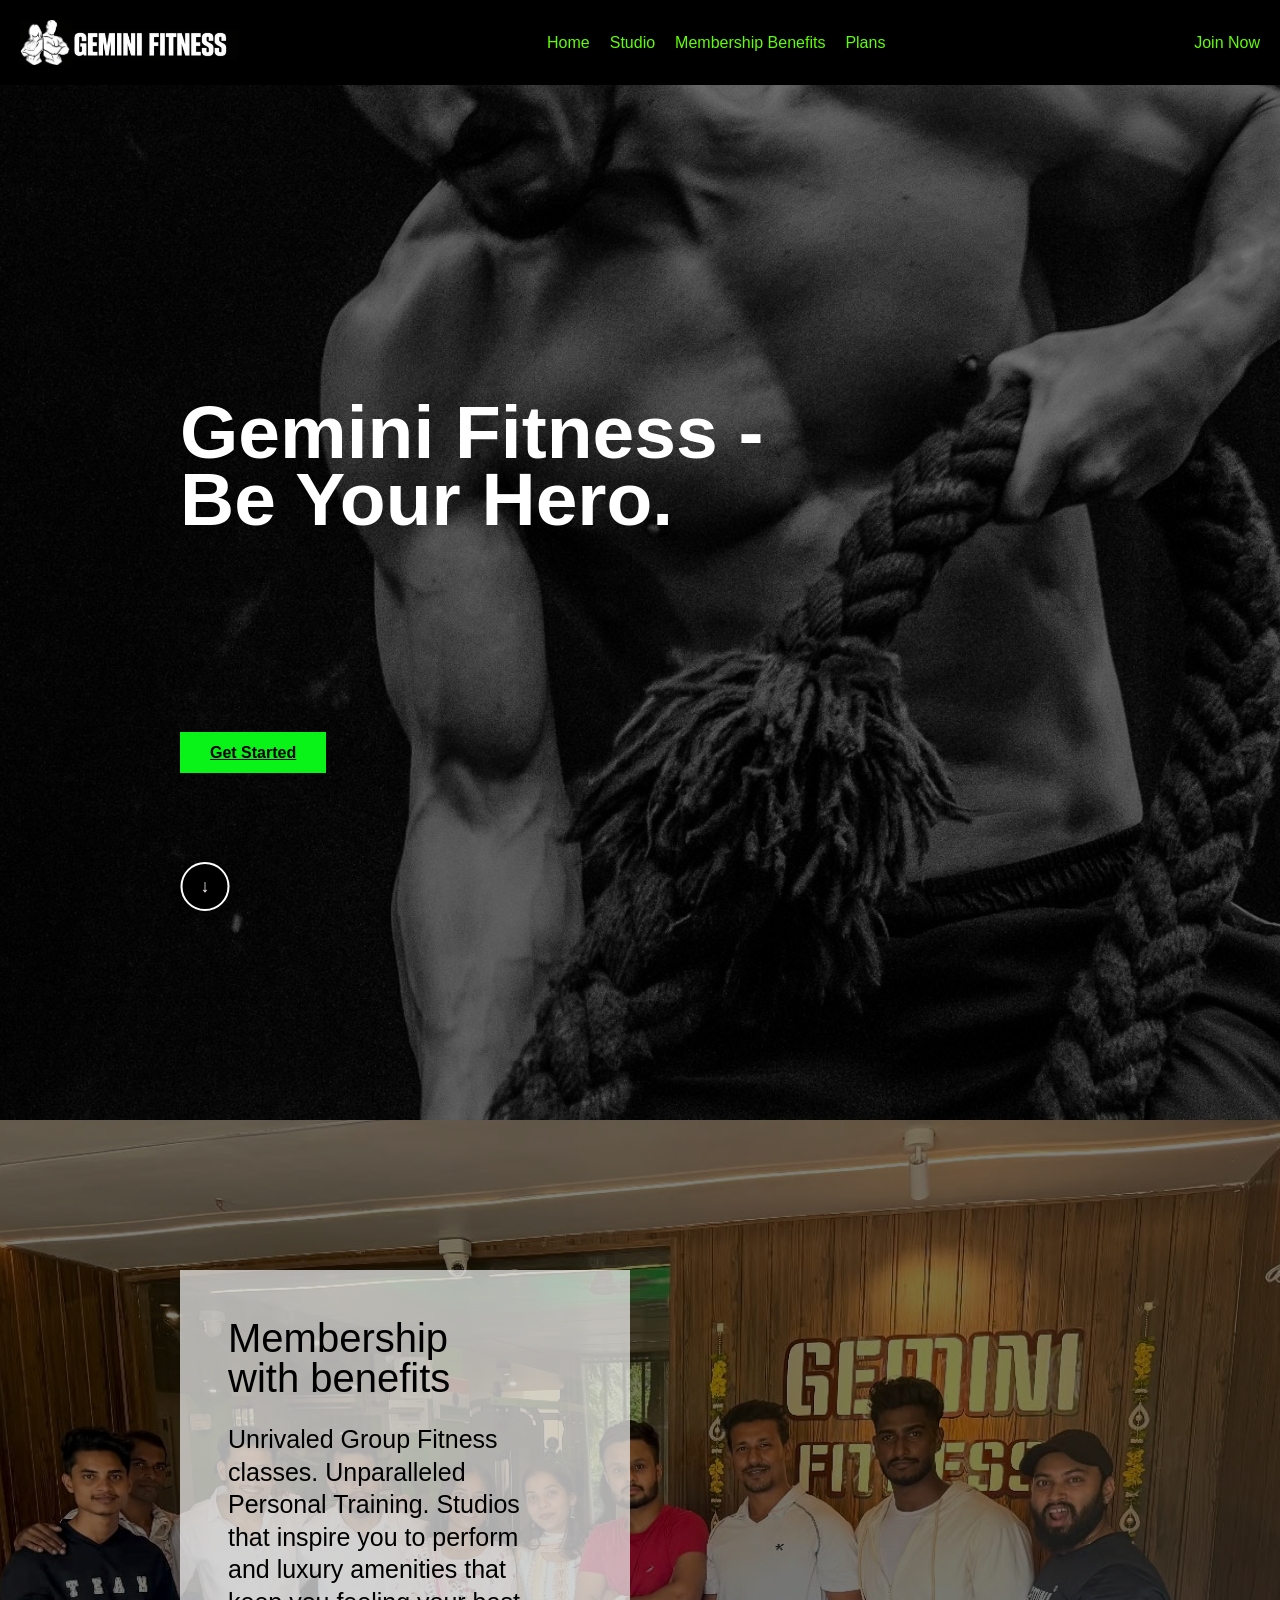
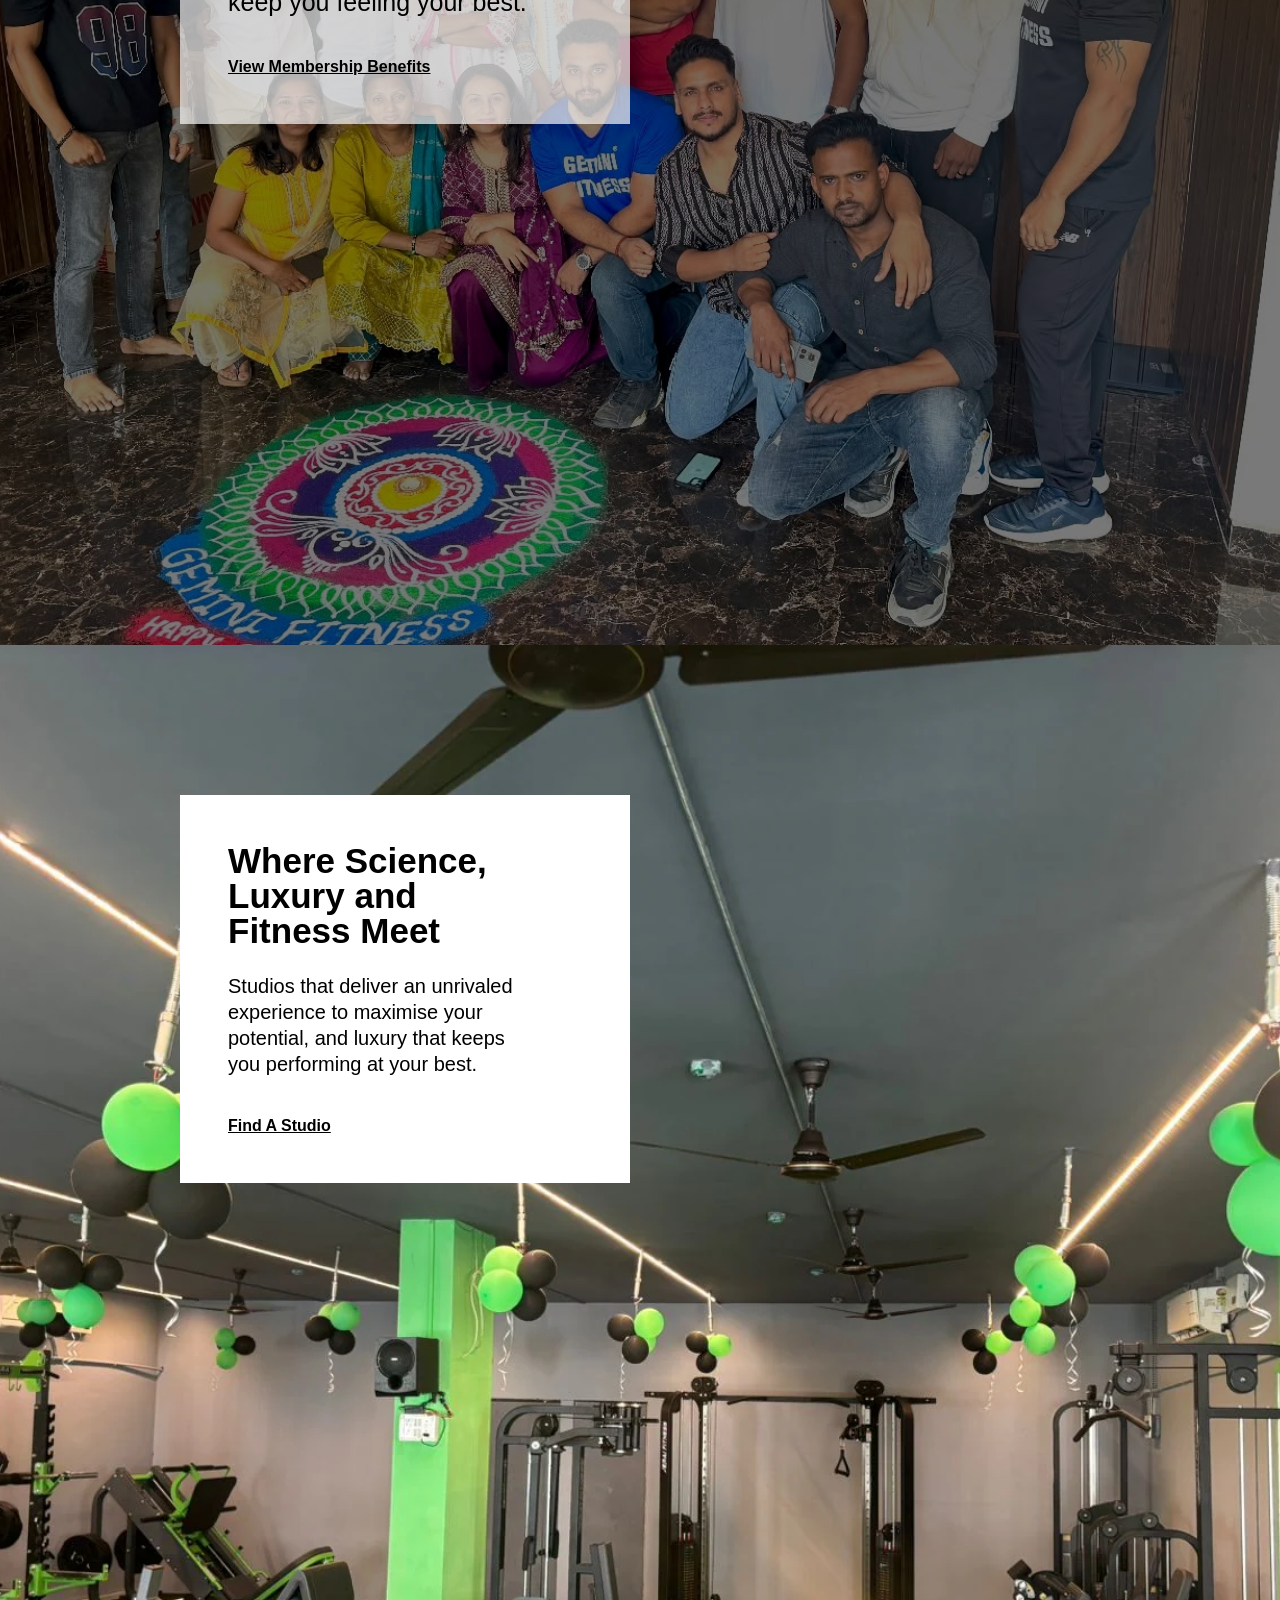
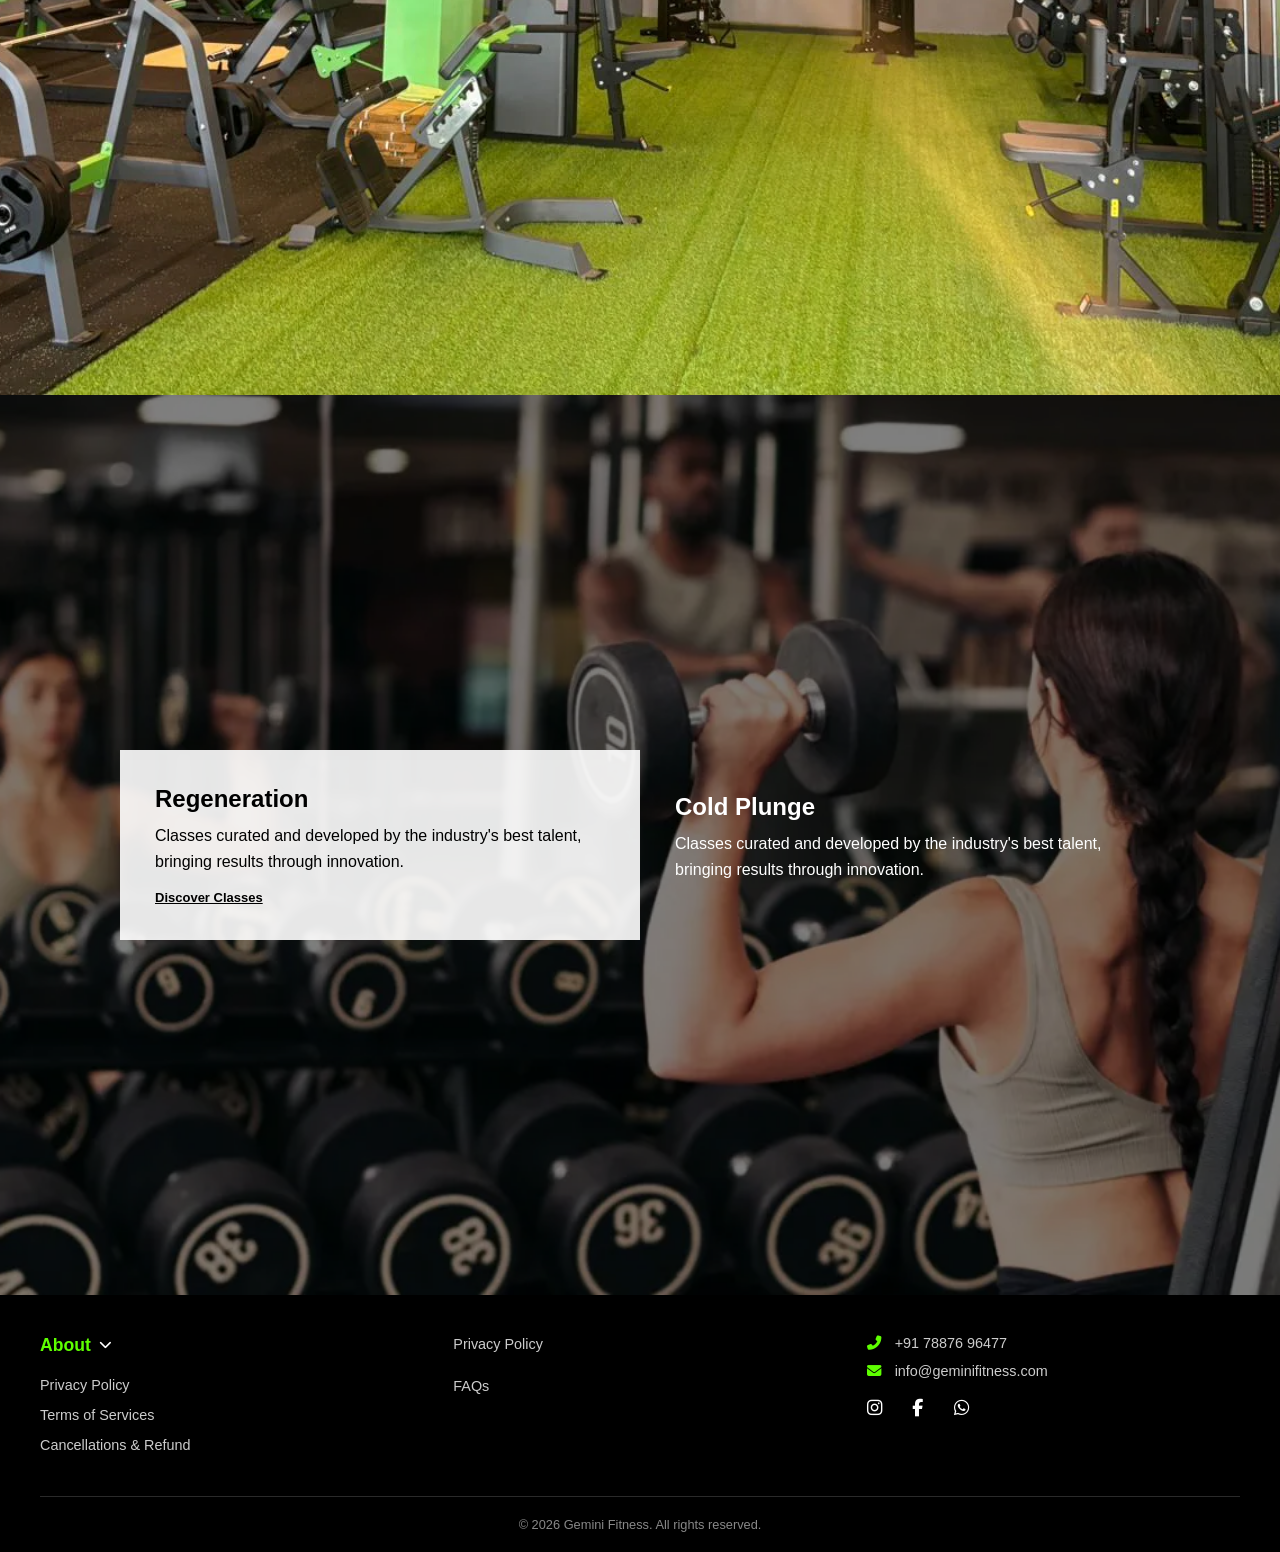
<file: index.html>
<!DOCTYPE html>
<html lang="en">
<head>
<meta charset="UTF-8">
<meta name="viewport" content="width=device-width, initial-scale=1.0">
<title>Gemini Fitness</title>
<link rel="stylesheet" href="gemini.css">
<link rel="stylesheet" href="https://cdnjs.cloudflare.com/ajax/libs/font-awesome/6.5.1/css/all.min.css">
</head>
<body>

<header>
  <nav class="nav-bar">
    <!-- Three dots (mobile only) -->
    <div class="menu-toggle" id="mobile-menu" onclick="toggleMobileMenu()">
      <span></span><span></span><span></span>
    </div>

    <ul>
      <img src="ChatGPT Image Mar 10, 2026, 02_44_43 PM.png" alt="Gemini Fitness" class="logo">
      <img src="ChatGPT Image Mar 10, 2026, 02_49_29 PM.png" alt="Gemini Fitness" class="log">
    </ul>

    <ul class="nav-links" id="navLinks">
      <li><a href="index.html">Home</a></li>
      <li><a href="SERVICES.html">Studio</a></li>
      <li><a href="TRAINER.html">Membership Benefits</a></li>
      <li><a href="PLANS.html">Plans</a></li>
    </ul>

    <ul>
      <li><a href="CONTACT.html" class="join-now">Join Now</a></li>
    </ul>
  </nav>
</header>

<section class="hero-s">
  <div class="over"></div>
  <div class="hero-content">
    <h1>Gemini Fitness -<br>Be Your Hero.</h1>
    <a href="CONTACT.html" class="join-now">Get Started</a>
    <div class="scroll-indicator">
      <button class="down-btn" onclick="scrollDown()">↓</button>
    </div>
  </div>
</section>

<section class="member-benefits">
  <div class="benefits-content">
    <div class="benefits-text">
      <div class="text">
        <h2>Membership <br> with benefits</h2>
        <p>Unrivaled Group Fitness classes. Unparalleled Personal Training. Studios that inspire you to perform and luxury amenities that keep you feeling your best.</p>
        <b><a href="TRAINER.html" class="join-now">View Membership Benefits</a></b>
      </div>
    </div>
  </div>
</section>

<section class="FITNESS-CLASSES">
  <div class="FITNESS-CLASSES-content">
    <div class="FITNESS-CLASSES-text">
      <div class="FITNESS">
        <h2><b>Where Science, Luxury and Fitness Meet</b></h2>
        <p>Studios that deliver an unrivaled experience to maximise your potential, and luxury that keeps you performing at your best.</p>
        <b><a href="SERVICES.html" class="join-now">Find A Studio</a></b>
      </div>
    </div>
  </div>
</section>

<section class="experience">
  <div class="bg" id="bg" style="background-image: url('female-dumbbells-1296x728-header-1296x729.webp');"></div>
  <div class="overlay"></div>
  <div class="exp-container">
    <div class="exp-box active" data-img="female-dumbbells-1296x728-header-1296x729.webp">
      <h2>Regeneration</h2>
      <p>Classes curated and developed by the industry's best talent, bringing results through innovation.</p>
      <a href="CONTACT.html">Discover Classes</a>
    </div>
    <div class="exp-box" data-img="360_F_891585995_P2Wt8a8p7owQtJp5w9CJgridoeB7WJwR.jpg">
      <h2>Cold Plunge</h2>
      <p>Classes curated and developed by the industry's best talent, bringing results through innovation.</p>
      <a href="CONTACT.html">Discover Classes</a>
    </div>
  </div>
</section>

<footer>
  <div class="footer-container">
    <!-- Column 1: About Section (like FitFormance) -->
    <div class="footer-col">
      <h3>About <i class="fas fa-chevron-down"></i></h3>
      <ul>
        <li><a href="#">Privacy Policy</a></li>
        <li><a href="#">Terms of Services</a></li>
        <li><a href="#">Cancellations & Refund</a></li>
      </ul>
    </div>

    <!-- Column 2: Privacy Policy & FAQs (separate section) -->
    <div class="footer-col">
      <ul class="double-links">
        <li><a href="#">Privacy Policy</a></li>
        <li><a href="#">FAQs</a></li>
      </ul>
    </div>

    <!-- Column 3: Contact & Social -->
    <div class="footer-col">
      <div class="contact-info">
        <p><i class="fas fa-phone-alt"></i> +91 78876 96477</p>
        <p><i class="fas fa-envelope"></i> info@geminifitness.com</p>
      </div>
      <div class="social-icons">
        <a href="https://www.instagram.com/geminifitness_boisar?igsh=MWw1NXc4aGs4Ynpwdg==" target="_blank"><i class="fab fa-instagram"></i> </a>
        <a href="#" target="_blank"><i class="fab fa-facebook-f"></i> </a>
        <a href="https://wa.me/917887696477" target="_blank"><i class="fab fa-whatsapp"></i> </a>
      </div>
    </div>
  </div>


  <div class="footer-bottom">
    <p>© 2026 Gemini Fitness. All rights reserved.</p>
  </div>
</footer>

<script src="gemini.js"></script>
</body>
</html>
</file>
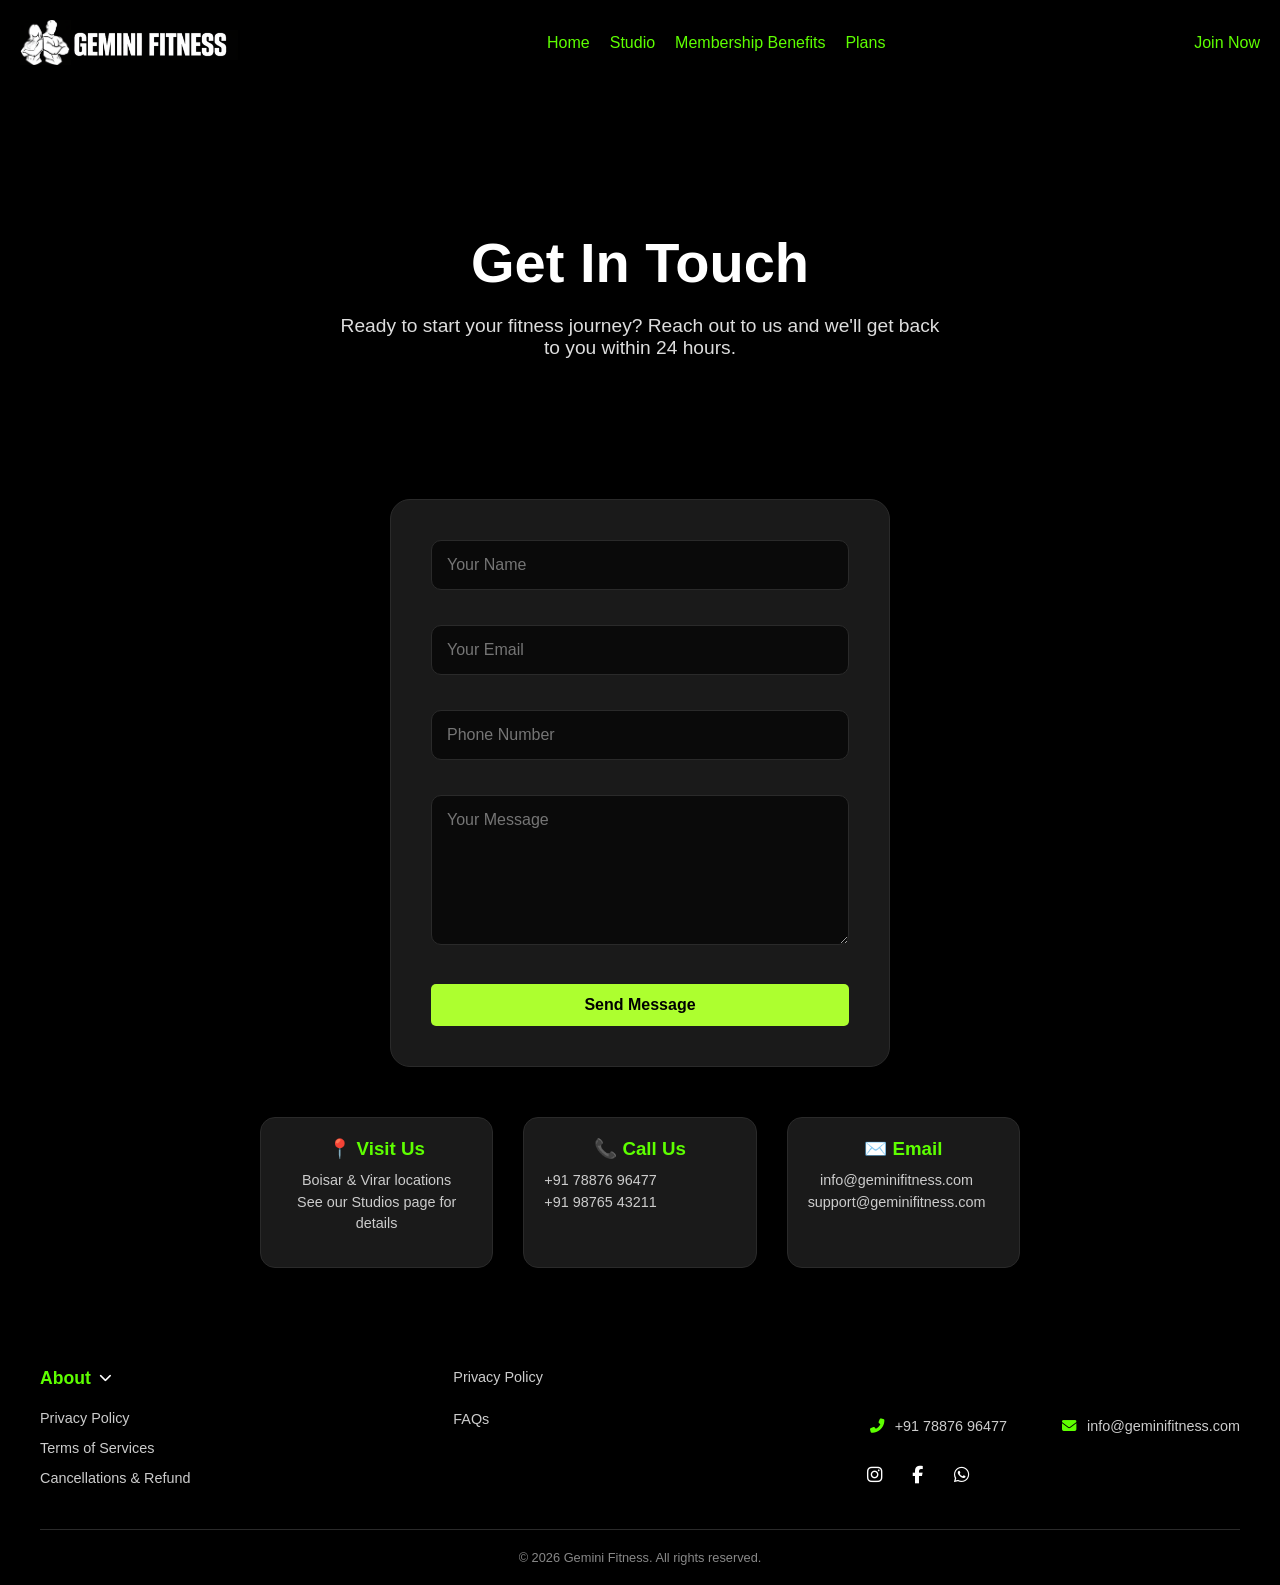
<file: CONTACT.html>
<!DOCTYPE html>
<html lang="en">
<head>
  <meta charset="UTF-8">
  <meta name="viewport" content="width=device-width, initial-scale=1.0">
  <title>Contact - Gemini Fitness</title>
  <link rel="stylesheet" href="gemini.css">
  <link rel="stylesheet" href="https://cdnjs.cloudflare.com/ajax/libs/font-awesome/6.5.1/css/all.min.css">
  <style>
    /* Contact page specific styles */
    .contact-hero {
      background: linear-gradient(rgba(0,0,0,0.8), rgba(0,0,0,0.8)), url('https://images.unsplash.com/photo-1571902943202-507ec2618e8f?ixlib=rb-4.0.3&auto=format&fit=crop&w=1950&q=80');
      background-size: cover;
      background-position: center;
      padding: 160px 20px 80px;
      text-align: center;
      margin-top: 70px;
    }
    .contact-hero h1 {
      font-size: 3.5rem;
      color: #fff;
      margin-bottom: 20px;
      animation: fadeInUp 0.8s ease;
    }
    .contact-hero p {
      font-size: 1.2rem;
      color: #ddd;
      max-width: 600px;
      margin: 0 auto;
      animation: fadeInUp 0.8s ease 0.1s both;
    }
    @keyframes fadeInUp {
      from {
        opacity: 0;
        transform: translateY(30px);
      }
      to {
        opacity: 1;
        transform: translateY(0);
      }
    }
    .contact-container {
      max-width: 800px;
      margin: 60px auto;
      padding: 0 20px;
    }
    .contact-form {
      background: #1a1a1a;
      padding: 40px;
      border-radius: 20px;
      border: 1px solid #2a2a2a;
      animation: fadeInUp 0.8s ease 0.2s both;
    }
    .form-group {
      margin-bottom: 20px;
    }
    .form-group input,
    .form-group textarea {
      width: 100%;
      padding: 15px;
      background: #0a0a0a;
      border: 1px solid #2a2a2a;
      border-radius: 10px;
      color: #fff;
      font-size: 1rem;
      transition: border-color 0.3s ease;
    }
    .form-group input:focus,
    .form-group textarea:focus {
      outline: none;
      border-color: rgb(94, 255, 0);
    }
    .form-group textarea {
      height: 150px;
      resize: vertical;
    }
    .submit-btn {
      background: rgb(94, 255, 0);
      color: #000;
      border: none;
      padding: 14px 30px;
      font-size: 1rem;
      font-weight: bold;
      border-radius: 40px;
      cursor: pointer;
      transition: all 0.3s ease;
      width: 100%;
    }
    .submit-btn:hover {
      background: #fff;
      transform: translateY(-2px);
      box-shadow: 0 5px 15px rgba(94, 255, 0, 0.3);
    }
    .contact-info {
      display: flex;
      justify-content: space-between;
      flex-wrap: wrap;
      gap: 30px;
      margin-top: 50px;
      text-align: center;
    }
    .info-card {
      flex: 1;
      background: #1a1a1a;
      padding: 20px;
      border-radius: 15px;
      border: 1px solid #2a2a2a;
      transition: transform 0.3s ease;
    }
    .info-card:hover {
      transform: translateY(-5px);
      border-color: rgb(94, 255, 0);
    }
    .info-card h3 {
      color: rgb(94, 255, 0);
      margin-bottom: 10px;
    }
    .info-card p {
      color: #ccc;
      line-height: 1.5;
    }
    @media (max-width: 768px) {
      .contact-hero {
        padding: 120px 20px 60px;
      }
      .contact-hero h1 {
        font-size: 2.5rem;
      }
      .contact-form {
        padding: 25px;
      }
      .contact-info {
        flex-direction: column;
      }
    }
  </style>
</head>
<body>

<header>
  <nav class="nav-bar">
    <div class="menu-toggle" id="mobile-menu" onclick="toggleMobileMenu()">
      <span></span><span></span><span></span>
    </div>
    <ul>
      <img src="ChatGPT Image Mar 10, 2026, 02_44_43 PM.png" alt="Gemini Fitness" class="logo">
      <img src="ChatGPT Image Mar 10, 2026, 02_49_29 PM.png" alt="Gemini Fitness" class="log">
    </ul>
    <ul class="nav-links" id="navLinks">
      <li><a href="index.html">Home</a></li>
      <li><a href="SERVICES.html">Studio</a></li>
      <li><a href="TRAINER.html">Membership Benefits</a></li>
      <li><a href="PLANS.html">Plans</a></li>
    </ul>
    <ul>
      <li><a href="CONTACT.html" class="join-now">Join Now</a></li>
    </ul>
  </nav>
</header>

<section class="contact-hero">
  <h1>Get In Touch</h1>
  <p>Ready to start your fitness journey? Reach out to us and we'll get back to you within 24 hours.</p>
</section>

<div class="contact-container">
  <form id="contactForm" class="contact-form">
  <div class="form-group">
    <input type="text" name="name" placeholder="Your Name" required>
  </div>
  <div class="form-group">
    <input type="email" name="email" placeholder="Your Email" required>
  </div>
  <div class="form-group">
    <input type="tel" name="phone" placeholder="Phone Number">
  </div>
  <div class="form-group">
    <textarea name="message" placeholder="Your Message" required></textarea>
  </div>
  <button type="submit" class="submit-btn">Send Message</button>
</form>

<p id="responseMsg" style="text-align:center; margin-top:15px;"></p>

  <div class="contact-info">
    <div class="info-card">
      <h3>📍 Visit Us</h3>
      <p>Boisar & Virar locations<br>See our Studios page for details</p>
    </div>
    <div class="info-card">
      <h3>📞 Call Us</h3>
      <p>+91 78876 96477<br>+91 98765 43211</p>
    </div>
    <div class="info-card">
      <h3>✉️ Email</h3>
      <p>info@geminifitness.com<br>support@geminifitness.com</p>
    </div>
  </div>
</div>

<footer>
  <div class="footer-container">
    <!-- Column 1: About Section (like FitFormance) -->
    <div class="footer-col">
      <h3>About <i class="fas fa-chevron-down"></i></h3>
      <ul>
        <li><a href="#">Privacy Policy</a></li>
        <li><a href="#">Terms of Services</a></li>
        <li><a href="#">Cancellations & Refund</a></li>
      </ul>
    </div>

    <!-- Column 2: Privacy Policy & FAQs (separate section) -->
    <div class="footer-col">
      <ul class="double-links">
        <li><a href="#">Privacy Policy</a></li>
        <li><a href="#">FAQs</a></li>
      </ul>
    </div>

    <!-- Column 3: Contact & Social -->
    <div class="footer-col">
      <div class="contact-info">
        <p><i class="fas fa-phone-alt"></i> +91 78876 96477</p>
        <p><i class="fas fa-envelope"></i> info@geminifitness.com</p>
      </div>
      <div class="social-icons">
        <a href="https://www.instagram.com/geminifitness_boisar?igsh=MWw1NXc4aGs4Ynpwdg==" target="_blank"><i class="fab fa-instagram"></i> </a>
        <a href="#" target="_blank"><i class="fab fa-facebook-f"></i> </a>
        <a href="https://wa.me/917887696477" target="_blank"><i class="fab fa-whatsapp"></i> </a>
      </div>
    </div>
  </div>


  <div class="footer-bottom">
    <p>© 2026 Gemini Fitness. All rights reserved.</p>
  </div>
</footer>
<script src="gemini.js"></script>
</body>
</html>
</file>
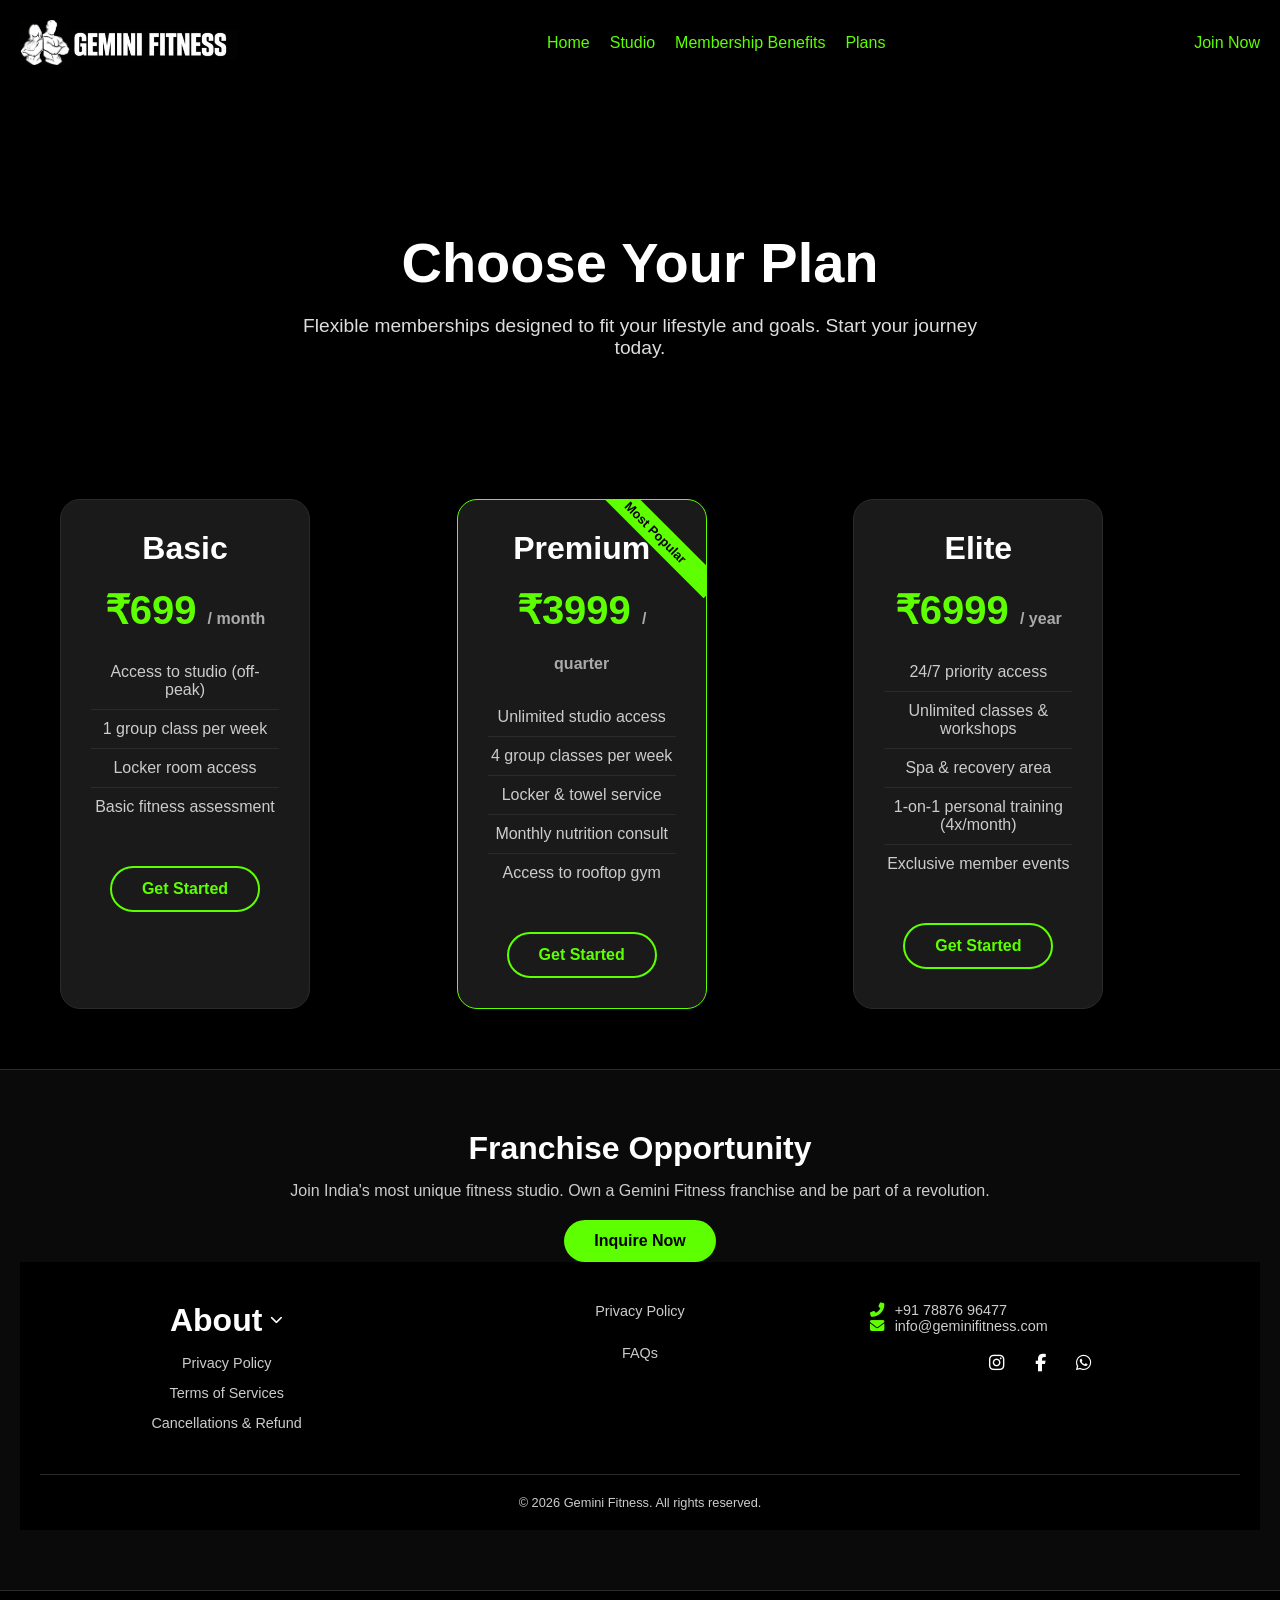
<file: PLANS.html>
<!DOCTYPE html>
<html lang="en">
<head>
  <meta charset="UTF-8">
  <meta name="viewport" content="width=device-width, initial-scale=1.0">
  <title>Plans - Gemini Fitness</title>
  <link rel="stylesheet" href="gemini.css">
  <link rel="stylesheet" href="https://cdnjs.cloudflare.com/ajax/libs/font-awesome/6.5.1/css/all.min.css">
  <style>
    /* Plans page specific styles - matching dark theme */
    .plans-hero {
      background: linear-gradient(rgba(0,0,0,0.7), rgba(0,0,0,0.7)), url('https://images.unsplash.com/photo-1534438327276-14e5300c3a48?ixlib=rb-4.0.3&auto=format&fit=crop&w=1950&q=80');
      background-size: cover;
      background-position: center;
      padding: 160px 20px 80px;
      text-align: center;
      margin-top: 70px;
    }
    .plans-hero h1 {
      font-size: 3.5rem;
      color: #fff;
      margin-bottom: 20px;
      animation: fadeInUp 0.8s ease;
    }
    .plans-hero p {
      font-size: 1.2rem;
      color: #ddd;
      max-width: 700px;
      margin: 0 auto;
      animation: fadeInUp 0.8s ease 0.1s both;
    }
    @keyframes fadeInUp {
      from {
        opacity: 0;
        transform: translateY(30px);
      }
      to {
        opacity: 1;
        transform: translateY(0);
      }
    }
    .plans-container {
      max-width: 1200px;
      margin: 60px auto;
      padding: 0 20px;
    }
    .plans-grid {
      display: grid;
      grid-template-columns: repeat(auto-fit, minmax(300px, 1fr));
      gap: 30px;
      margin: 40px 0;
    }
    .plan-card {
      background: #1a1a1a;
      border-radius: 20px;
      padding: 30px;
      text-align: center;
      transition: transform 0.3s ease, box-shadow 0.3s ease;
      border: 1px solid #2a2a2a;
      animation: fadeInUp 0.6s ease backwards;
    }
    .plan-card:hover {
      transform: translateY(-10px);
      box-shadow: 0 20px 30px -10px rgba(0,0,0,0.5);
      border-color: rgb(94, 255, 0);
    }
    .plan-card h2 {
      font-size: 2rem;
      margin-bottom: 10px;
      color: #fff;
    }
    .price {
      font-size: 2.5rem;
      font-weight: bold;
      color: rgb(94, 255, 0);
      margin: 20px 0;
    }
    .price small {
      font-size: 1rem;
      color: #aaa;
    }
    .plan-card ul {
      list-style: none;
      padding: 0;
      margin: 20px 0;
    }
    .plan-card li {
      padding: 10px 0;
      color: #ccc;
      border-bottom: 1px solid #2a2a2a;
    }
    .plan-card li:last-child {
      border-bottom: none;
    }
    .plan-btn {
      display: inline-block;
      background: transparent;
      border: 2px solid rgb(94, 255, 0);
      color: rgb(94, 255, 0);
      padding: 12px 30px;
      border-radius: 40px;
      text-decoration: none;
      font-weight: bold;
      transition: all 0.3s ease;
      margin-top: 20px;
    }
    .plan-btn:hover {
      background: rgb(94, 255, 0);
      color: #000;
    }
    .featured {
      border: 1px solid rgb(94, 255, 0);
      position: relative;
      overflow: hidden;
    }
    .featured::before {
      content: "Most Popular";
      position: absolute;
      top: 20px;
      right: -30px;
      background: rgb(94, 255, 0);
      color: #000;
      padding: 5px 40px;
      transform: rotate(45deg);
      font-size: 0.8rem;
      font-weight: bold;
    }
    .franchise-section {
      background: #0a0a0a;
      padding: 60px 20px;
      text-align: center;
      border-top: 1px solid #2a2a2a;
      border-bottom: 1px solid #2a2a2a;
      margin: 40px 0;
    }
    .franchise-section h3 {
      font-size: 2rem;
      color: #fff;
      margin-bottom: 15px;
    }
    .franchise-section p {
      color: #ccc;
      max-width: 700px;
      margin: 0 auto;
    }
    .franchise-btn {
      display: inline-block;
      background: rgb(94, 255, 0);
      color: #000;
      padding: 12px 30px;
      border-radius: 40px;
      text-decoration: none;
      font-weight: bold;
      margin-top: 20px;
      transition: 0.3s;
    }
    .franchise-btn:hover {
      background: #fff;
      color: #000;
    }
    @media (max-width: 768px) {
      .plans-hero {
        padding: 120px 20px 60px;
        align-items: center;
      }
      .plans-hero h1 {
        font-size: 2.5rem;
      }
      .plan-card {
        padding: 20px;
      }
      .price {
        font-size: 2rem;
      }
    }
  </style>
</head>
<body>

<header>
  <nav class="nav-bar">
    <div class="menu-toggle" id="mobile-menu" onclick="toggleMobileMenu()">
      <span></span><span></span><span></span>
    </div>
    <ul>
      <img src="ChatGPT Image Mar 10, 2026, 02_44_43 PM.png" alt="Gemini Fitness" class="logo">
      <img src="ChatGPT Image Mar 10, 2026, 02_49_29 PM.png" alt="Gemini Fitness" class="log">
    </ul>
    <ul class="nav-links" id="navLinks">
      <li><a href="index.html">Home</a></li>
      <li><a href="SERVICES.html">Studio</a></li>
      <li><a href="TRAINER.html">Membership Benefits</a></li>
      <li><a href="PLANS.html">Plans</a></li>
    </ul>
    <ul>
      <li><a href="CONTACT.html" class="join-now">Join Now</a></li>
    </ul>
  </nav>
</header>

<section class="plans-hero">
  <h1>Choose Your Plan</h1>
  <p>Flexible memberships designed to fit your lifestyle and goals. Start your journey today.</p>
</section>

<div class="plans-container">
  <div class="plans-grid">
    <div class="plan-card" style="animation-delay: 0.1s;">
      <h2>Basic</h2>
      <div class="price">₹699 <small>/ month</small></div>
      <ul>
        <li>Access to studio (off-peak)</li>
        <li>1 group class per week</li>
        <li>Locker room access</li>
        <li>Basic fitness assessment</li>
      </ul>
      <a href="CONTACT.html" class="plan-btn">Get Started</a>
    </div>
    <div class="plan-card featured" style="animation-delay: 0.2s;">
      <h2>Premium</h2>
      <div class="price">₹3999 <small>/ quarter</small></div>
      <ul>
        <li>Unlimited studio access</li>
        <li>4 group classes per week</li>
        <li>Locker & towel service</li>
        <li>Monthly nutrition consult</li>
        <li>Access to rooftop gym</li>
      </ul>
      <a href="CONTACT.html" class="plan-btn">Get Started</a>
    </div>
    <div class="plan-card" style="animation-delay: 0.3s;">
      <h2>Elite</h2>
      <div class="price">₹6999 <small>/ year</small></div>
      <ul>
        <li>24/7 priority access</li>
        <li>Unlimited classes & workshops</li>
        <li>Spa & recovery area</li>
        <li>1-on-1 personal training (4x/month)</li>
        <li>Exclusive member events</li>
      </ul>
      <a href="CONTACT.html" class="plan-btn">Get Started</a>
    </div>
  </div>
</div>

<section class="franchise-section">
  <h3>Franchise Opportunity</h3>
  <p>Join India's most unique fitness studio. Own a Gemini Fitness franchise and be part of a revolution.</p>
  <a href="CONTACT.html" class="franchise-btn">Inquire Now</a>
<footer>
  <div class="footer-container">
    <!-- Column 1: About Section (like FitFormance) -->
    <div class="footer-col">
      <h3>About <i class="fas fa-chevron-down"></i></h3>
      <ul>
        <li><a href="#">Privacy Policy</a></li>
        <li><a href="#">Terms of Services</a></li>
        <li><a href="#">Cancellations & Refund</a></li>
      </ul>
    </div>

    <!-- Column 2: Privacy Policy & FAQs (separate section) -->
    <div class="footer-col">
      <ul class="double-links">
        <li><a href="#">Privacy Policy</a></li>
        <li><a href="#">FAQs</a></li>
      </ul>
    </div>

    <!-- Column 3: Contact & Social -->
    <div class="footer-col">
      <div class="contact-info">
        <p><i class="fas fa-phone-alt"></i> +91 78876 96477</p>
        <p><i class="fas fa-envelope"></i> info@geminifitness.com</p>
      </div>
      <div class="social-icons">
        <a href="https://www.instagram.com/geminifitness_boisar?igsh=MWw1NXc4aGs4Ynpwdg==" target="_blank"><i class="fab fa-instagram"></i> </a>
        <a href="#" target="_blank"><i class="fab fa-facebook-f"></i> </a>
        <a href="https://wa.me/917887696477" target="_blank"><i class="fab fa-whatsapp"></i> </a>
      </div>
    </div>
  </div>


  <div class="footer-bottom">
    <p>© 2026 Gemini Fitness. All rights reserved.</p>
  </div>
</footer>

<script src="gemini.js"></script>
</body>
</html>
</file>
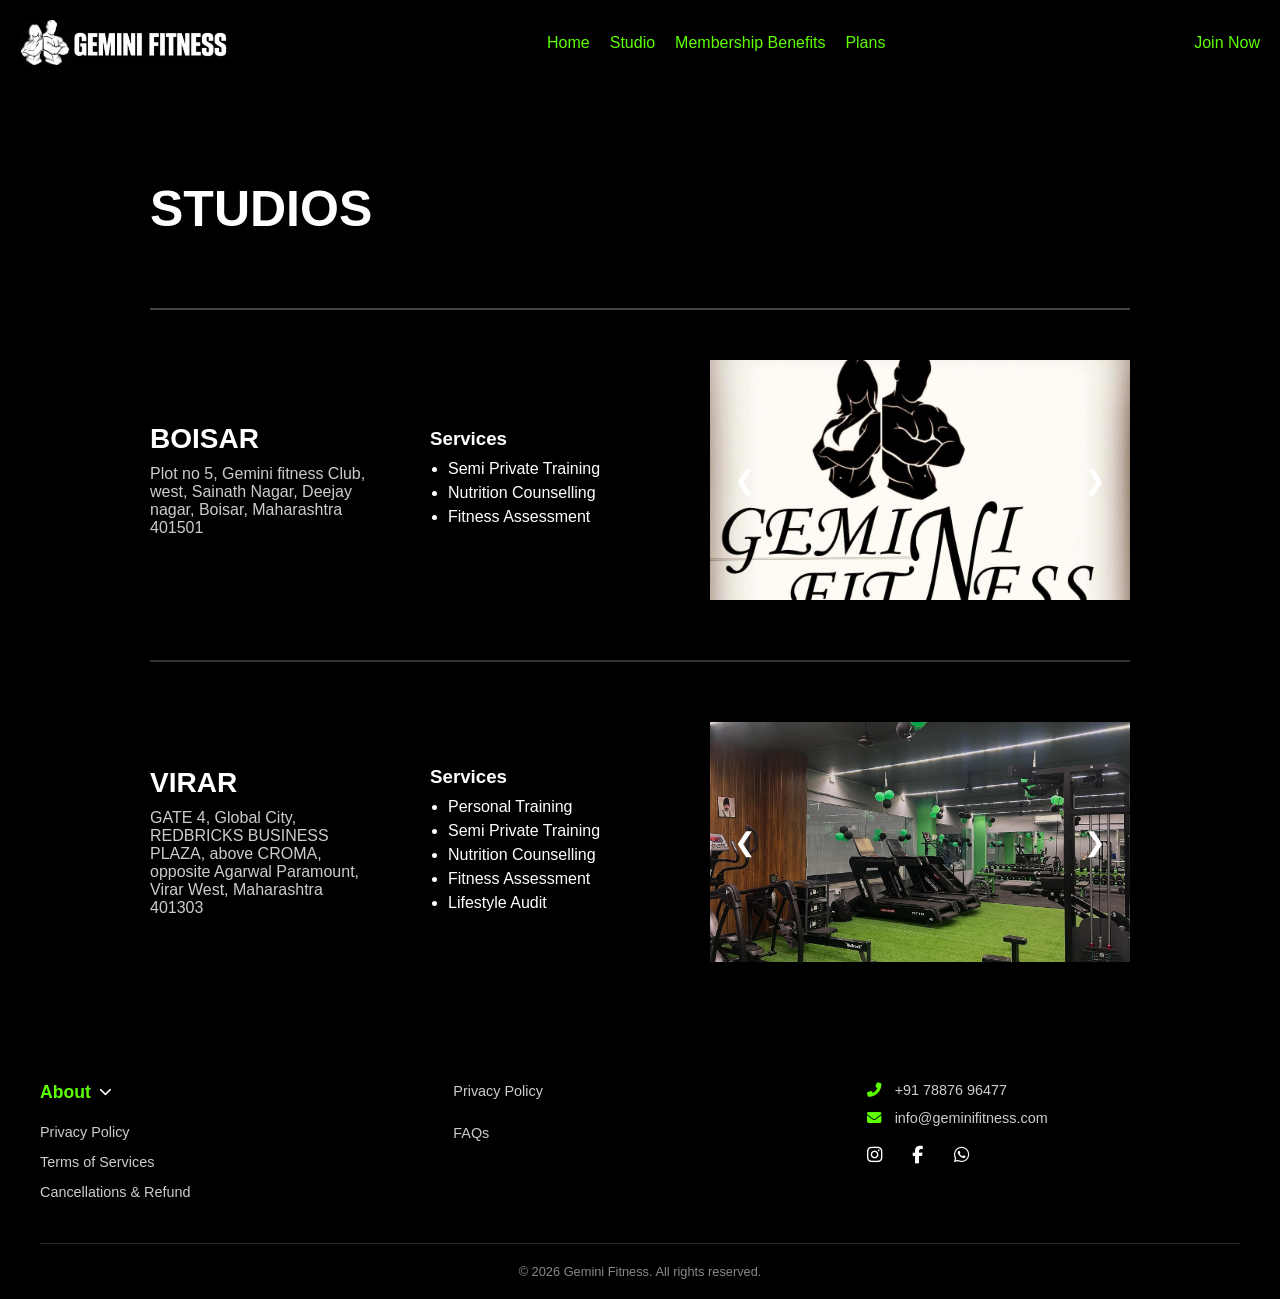
<file: SERVICES.html>
<!DOCTYPE html>
<html>
<head>
<meta name="viewport" content="width=device-width, initial-scale=1.0">
<title>Services - Gemini Fitness</title>
<link rel="stylesheet" href="gemini.css">
<link rel="stylesheet" href="https://cdnjs.cloudflare.com/ajax/libs/font-awesome/6.5.1/css/all.min.css">
</head>
<body>

<header>
  <nav class="nav-bar">
    <div class="menu-toggle" id="mobile-menu" onclick="toggleMobileMenu()">
      <span></span><span></span><span></span>
    </div>
    <ul>
      <img src="ChatGPT Image Mar 10, 2026, 02_44_43 PM.png" alt="Gemini Fitness" class="logo">
      <img src="ChatGPT Image Mar 10, 2026, 02_49_29 PM.png" alt="Gemini Fitness" class="log">
    </ul>
    <ul class="nav-links" id="navLinks">
      <li><a href="index.html">Home</a></li>
      <li><a href="SERVICES.html">Studio</a></li>
      <li><a href="TRAINER.html">Membership Benefits</a></li>
      <li><a href="PLANS.html">Plans</a></li>
    </ul>
    <ul>
      <li><a href="CONTACT.html" class="join-now">Join Now</a></li>
    </ul>
  </nav>
</header>

<section class="studios">
  <h1 class="title">STUDIOS</h1>
  <hr>
  <div class="studio-row">
    <div class="studio-info">
      <h2>BOISAR</h2>
      <p>Plot no 5, Gemini fitness Club, west, Sainath Nagar, Deejay nagar, Boisar, Maharashtra 401501</p>
    </div>
    <div class="studio-services">
      <h3>Services</h3>
      <ul>
        <li>Semi Private Training</li>
        <li>Nutrition Counselling</li>
        <li>Fitness Assessment</li>
      </ul>
    </div>
    <div class="studio-slider">
      <button class="prev">❮</button>
      <div class="slider-images">
        <img src="633850186_18510494263078078_5966167939796933773_n.jpg" class="active">
        <img src="Screenshot 2026-03-13 175327.png">
        <img src="WhatsApp Image 2026-03-13 at 17.41.06.jpeg">
      </div>
      <button class="next">❯</button>
    </div>
  </div>
  <hr class="line">
  <div class="studio-row">
    <div class="studio-info">
      <h2>VIRAR</h2>
      <p>GATE 4, Global City, REDBRICKS BUSINESS PLAZA, above CROMA, opposite Agarwal Paramount, Virar West, Maharashtra 401303</p>
    </div>
    <div class="studio-services">
      <h3>Services</h3>
      <ul>
        <li>Personal Training</li>
        <li>Semi Private Training</li>
        <li>Nutrition Counselling</li>
        <li>Fitness Assessment</li>
        <li>Lifestyle Audit</li>
      </ul>
    </div>
    <div class="studio-slider">
      <button class="prev">❮</button>
      <div class="slider-images">
        <img src="gemini-fitness-virar-palghar-gyms-hllxesaxcz.jpg" class="active">
      </div>
      <button class="next">❯</button>
    </div>
  </div>
</section>
<footer>
  <div class="footer-container">
    <!-- Column 1: About Section (like FitFormance) -->
    <div class="footer-col">
      <h3>About <i class="fas fa-chevron-down"></i></h3>
      <ul>
        <li><a href="#">Privacy Policy</a></li>
        <li><a href="#">Terms of Services</a></li>
        <li><a href="#">Cancellations & Refund</a></li>
      </ul>
    </div>

    <!-- Column 2: Privacy Policy & FAQs (separate section) -->
    <div class="footer-col">
      <ul class="double-links">
        <li><a href="#">Privacy Policy</a></li>
        <li><a href="#">FAQs</a></li>
      </ul>
    </div>

    <!-- Column 3: Contact & Social -->
   <div class="footer-col">
      <div class="contact-info">
        <p><i class="fas fa-phone-alt"></i> +91 78876 96477</p>
        <p><i class="fas fa-envelope"></i> info@geminifitness.com</p>
      </div>
      <div class="social-icons">
        <a href="https://www.instagram.com/geminifitness_boisar?igsh=MWw1NXc4aGs4Ynpwdg==" target="_blank"><i class="fab fa-instagram"></i> </a>
        <a href="#" target="_blank"><i class="fab fa-facebook-f"></i> </a>
        <a href="https://wa.me/917887696477" target="_blank"><i class="fab fa-whatsapp"></i> </a>
      </div>
    </div>
  </div>


  <div class="footer-bottom">
    <p>© 2026 Gemini Fitness. All rights reserved.</p>
  </div>
</footer>
<script src="gemini.js"></script>
</body>
</html>
</file>
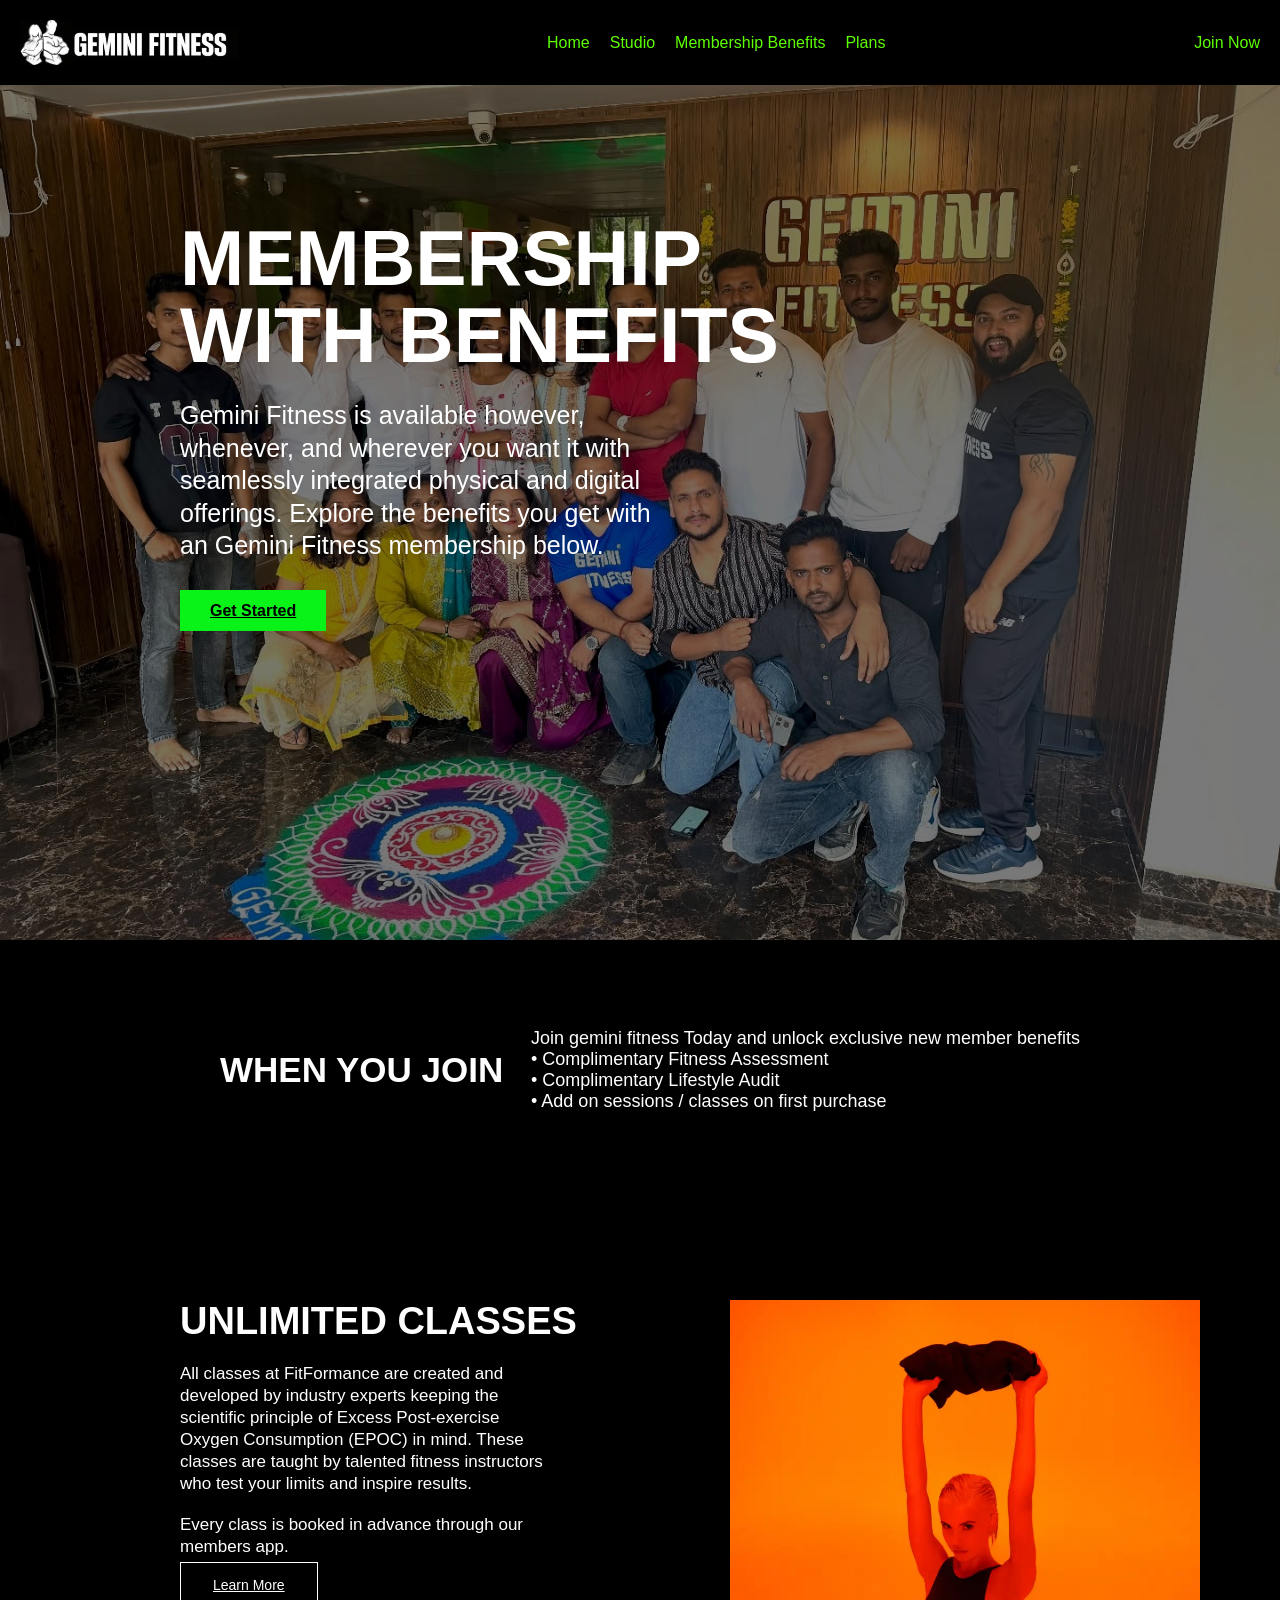
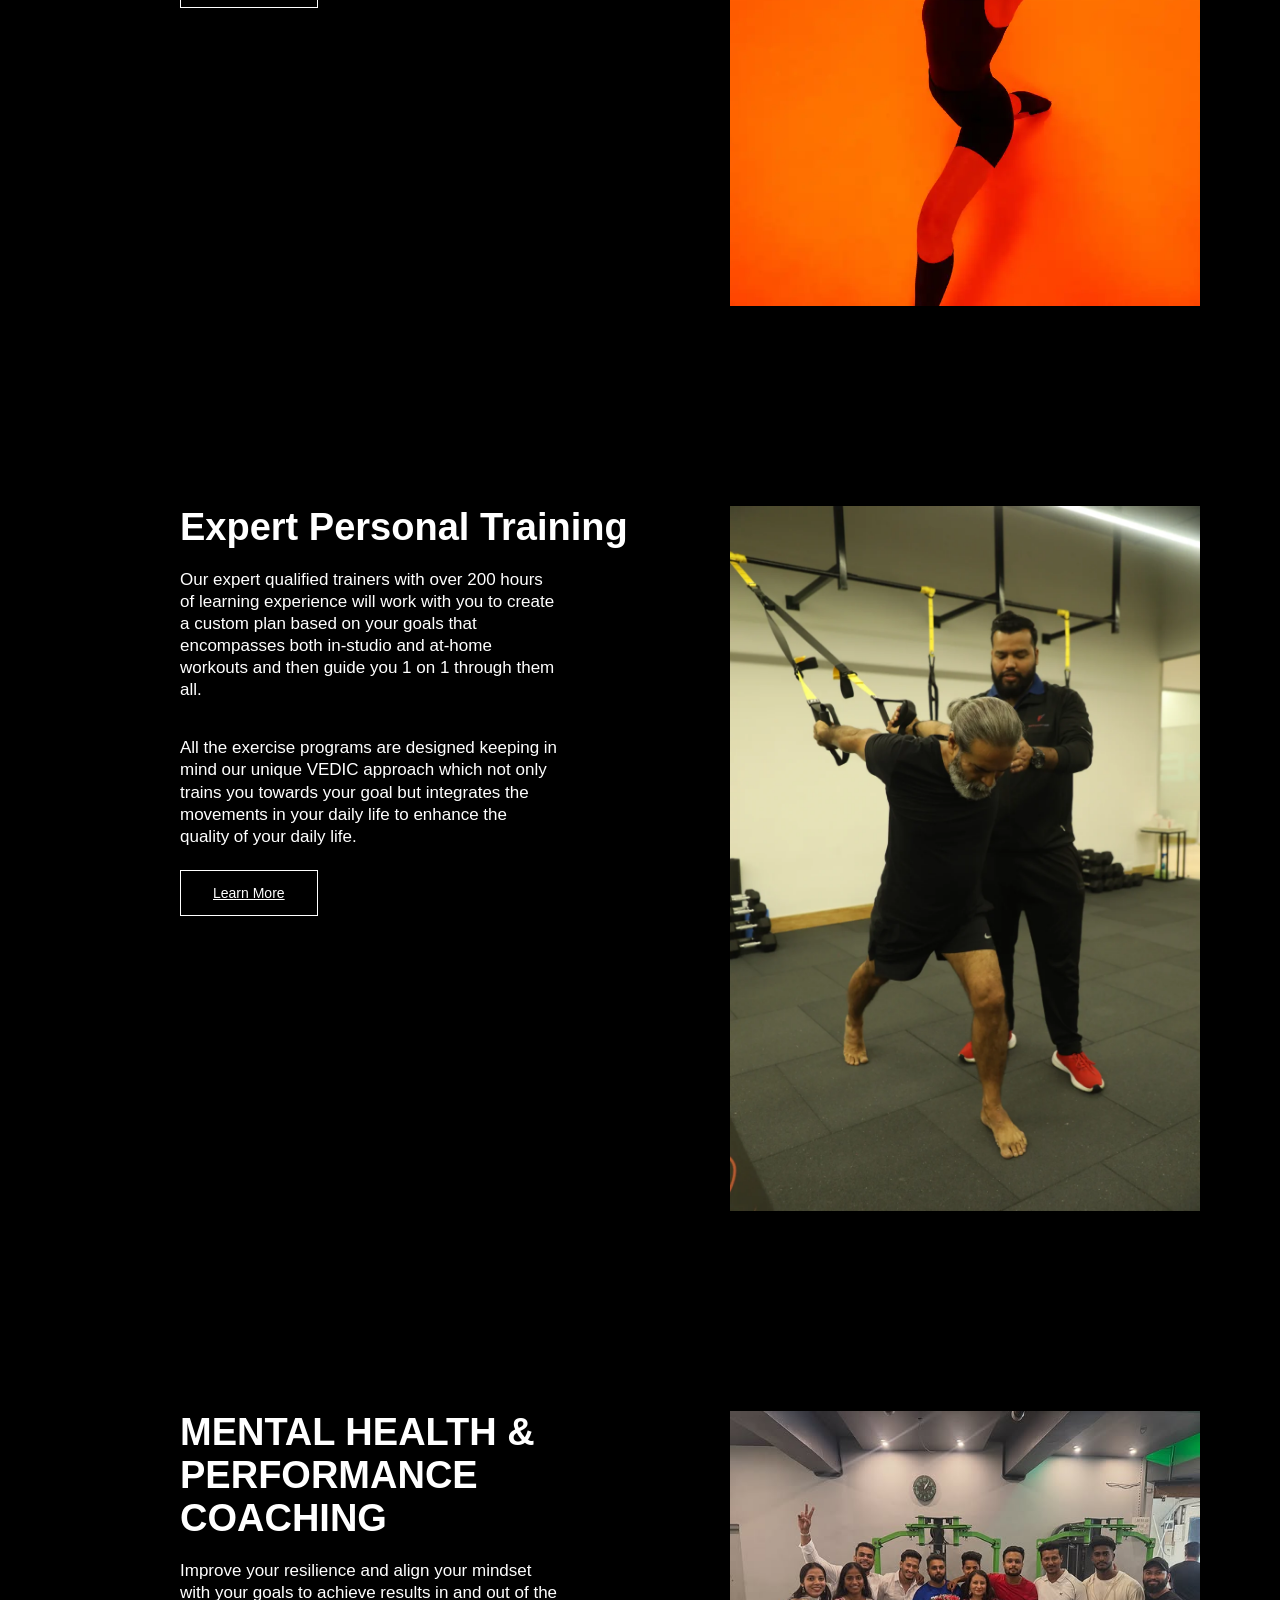
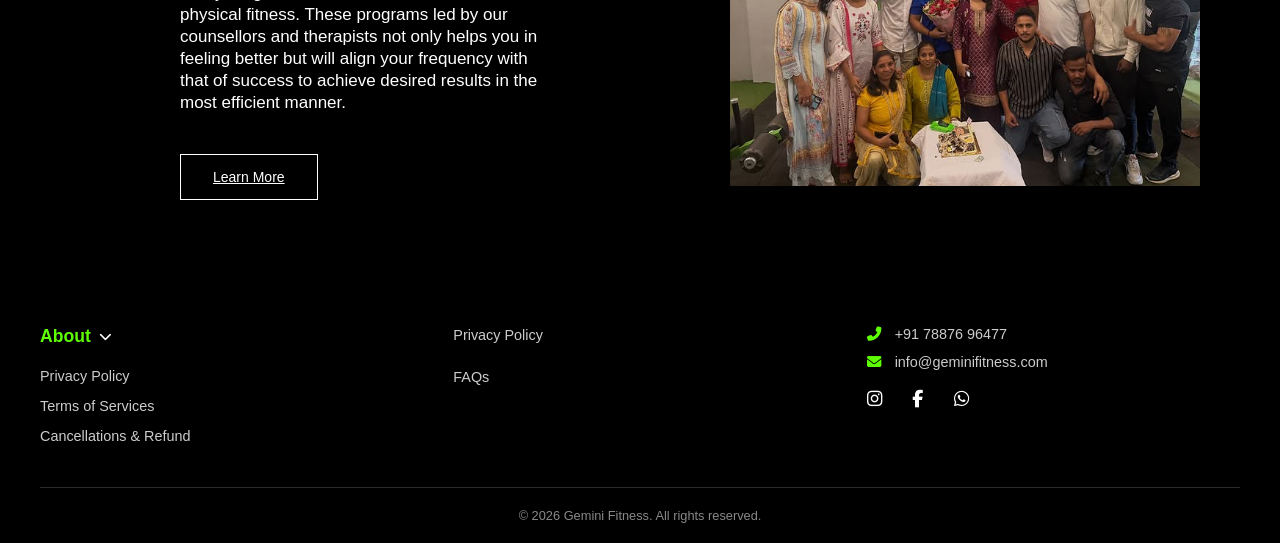
<file: TRAINER.html>
<!DOCTYPE html>
<html>
<head>
<meta name="viewport" content="width=device-width, initial-scale=1.0">
<title>Trainers - Gemini Fitness</title>
<link rel="stylesheet" href="gemini.css">
<link rel="stylesheet" href="https://cdnjs.cloudflare.com/ajax/libs/font-awesome/6.5.1/css/all.min.css">
</head>
<body>

<header>
  <nav class="nav-bar">
    <div class="menu-toggle" id="mobile-menu" onclick="toggleMobileMenu()">
      <span></span><span></span><span></span>
    </div>
    <ul>
      <img src="ChatGPT Image Mar 10, 2026, 02_44_43 PM.png" alt="Gemini Fitness" class="logo">
      <img src="ChatGPT Image Mar 10, 2026, 02_49_29 PM.png" alt="Gemini Fitness" class="log">
    </ul>
    <ul class="nav-links" id="navLinks">
      <li><a href="index.html">Home</a></li>
      <li><a href="SERVICES.html">Studio</a></li>
      <li><a href="TRAINER.html">Membership Benefits</a></li>
      <li><a href="PLANS.html">Plans</a></li>
    </ul>
    <ul>
      <li><a href="CONTACT.html" class="join-now">Join Now</a></li>
    </ul>
  </nav>
</header>

<section class="trainer-section">
  <div class="overlay">
    <div class="trainer-content">
      <h1>MEMBERSHIP<br>WITH BENEFITS</h1>
      <p>Gemini Fitness is available however, whenever, and wherever you want it with seamlessly integrated physical and digital offerings. Explore the benefits you get with an Gemini Fitness membership below.</p>
      <a href="CONTACT.html" class="join-now">Get Started</a>
    </div>
  </div>
</section>

<div class="hotel">
  <span>WHEN YOU JOIN</span>
  <p>Join gemini fitness Today and unlock exclusive new member benefits<br>
  • Complimentary Fitness Assessment<br>
  • Complimentary Lifestyle Audit<br>
  • Add on sessions / classes on first purchase</p>
</div>

<section class="classes">
  <div class="classes-container">
    <div class="classes-text">
      <h1>UNLIMITED CLASSES</h1>
      <p>All classes at FitFormance are created and developed by industry experts keeping the scientific principle of Excess Post-exercise Oxygen Consumption (EPOC) in mind. These classes are taught by talented fitness instructors who test your limits and inspire results.</p>
      <p>Every class is booked in advance through our members app.</p>
      <a href="CONTACT.html">Learn More</a>
    </div>
    <div class="classes-image">
      <img src="YOGASTRONG_AMO06_040_073_V03_ORANGE_300DPI_FINAL-lpr.webp" alt="fitness">
    </div>
  </div>
</section>

<section class="classes">
  <div class="classes-container">
    <div class="classes-text">
      <h1>Expert Personal Training</h1>
      <p>Our expert qualified trainers with over 200 hours of learning experience will work with you to create a custom plan based on your goals that encompasses both in-studio and at-home workouts and then guide you 1 on 1 through them all.</p>
      <br>
      <p>All the exercise programs are designed keeping in mind our unique VEDIC approach which not only trains you towards your goal but integrates the movements in your daily life to enhance the quality of your daily life.</p>
      <br>
      <a href="CONTACT.html">Learn More</a>
    </div>
    <div class="classes-image">
      <img src="benefits-page-section-bg-2-1024x1536 (1).webp" alt="fitness">
    </div>
  </div>
</section>

<section class="classes">
  <div class="classes-container">
    <div class="classes-text">
      <h1>MENTAL HEALTH & PERFORMANCE COACHING</h1>
      <p>Improve your resilience and align your mindset with your goals to achieve results in and out of the physical fitness. These programs led by our counsellors and therapists not only helps you in feeling better but will align your frequency with that of success to achieve desired results in the most efficient manner.</p>
      <br><br>
      <a href="CONTACT.html">Learn More</a>
    </div>
    <div class="classes-image">
      <img src="567501150_18160893910384328_3625153229827405888_n.jpg" alt="fitness">
    </div>
  </div>
</section>
<footer>
  <div class="footer-container">
    <!-- Column 1: About Section (like FitFormance) -->
    <div class="footer-col">
      <h3>About <i class="fas fa-chevron-down"></i></h3>
      <ul>
        <li><a href="#">Privacy Policy</a></li>
        <li><a href="#">Terms of Services</a></li>
        <li><a href="#">Cancellations & Refund</a></li>
      </ul>
    </div>

    <!-- Column 2: Privacy Policy & FAQs (separate section) -->
    <div class="footer-col">
      <ul class="double-links">
        <li><a href="#">Privacy Policy</a></li>
        <li><a href="#">FAQs</a></li>
      </ul>
    </div>

    <!-- Column 3: Contact & Social -->
    <div class="footer-col">
      <div class="contact-info">
        <p><i class="fas fa-phone-alt"></i> +91 78876 96477</p>
        <p><i class="fas fa-envelope"></i> info@geminifitness.com</p>
      </div>
      <div class="social-icons">
        <a href="https://www.instagram.com/geminifitness_boisar?igsh=MWw1NXc4aGs4Ynpwdg==" target="_blank"><i class="fab fa-instagram"></i> </a>
        <a href="#" target="_blank"><i class="fab fa-facebook-f"></i> </a>
        <a href="https://wa.me/917887696477" target="_blank"><i class="fab fa-whatsapp"></i> </a>
      </div>
    </div>
  </div>

  <div class="footer-bottom">
    <p>© 2026 Gemini Fitness. All rights reserved.</p>
  </div>
</footer>

<script src="gemini.js"></script>
</body>
</html>
</file>
<file: gemini.css>
*{
margin:0;
padding:0;
box-sizing:border-box;
font-family:Arial;
}

body{
background:#111;
color:white;
}

header{
background:black;
padding:20px;
  position: fixed;
  top: 0;
  left: 0;
  width: 100%;
  z-index: 1000;
}

nav{
display:flex;
justify-content:space-between;
align-items:center;
}

.logo{   
height: 45px;
margin-top: 0px;
margin-bottom: 0px;
}
.log{   
height: 30px;
margin-top: 10px;
margin-bottom: 0px;
margin-left: 0px;
}

nav ul{
display:flex;
list-style:none;
}

nav ul li{
margin-left:20px;
}

nav ul li a{
color:rgb(94, 255, 0);
text-decoration:none;
}

nav ul li a:hover{
color:green;
}

/* ===== 3-dots menu (mobile only) ===== */
.menu-toggle {
  display: none;
  flex-direction: column;
  justify-content: space-between;
  width: 28px;
  height: 22px;
  cursor: pointer;
  z-index: 1100;
}
.menu-toggle span {
  width: 100%;
  height: 3px;
  background-color: #fff;
  border-radius: 3px;
  transition: 0.2s;
}

/* Hero section */
.hero-s{
height:120vh;
background:url("twitt.jpg");
background-size:cover;
background-position:center;
display:flex;
align-items:center;
position:relative;
margin-top:40px;
}

.over{
position:absolute;
top:0;
left:0;
width:100%;
height:100%;
background:rgba(0,0,0,0.5);
}

.hero-content{
position:relative;
color:white;
max-width:600px;
margin-left:180px;
}

.hero-content h1{
font-size:75px;
margin-bottom:25px;
line-height: 0.9;
margin-bottom:210px;
}

.hero-content .join-now{
padding:12px 30px;
border:none;
background:rgb(9, 243, 24);
color:rgb(0, 0, 0);
cursor:pointer;
font-weight:bold;
margin-bottom: 200px;
}

.scroll-indicator {
  position: absolute;
  transform: translateX(-50%);
  font-size: 24px;
  color: white;
  animation: bounce 2s infinite;
}
.down-btn{
  bottom:20px;
  right:20px;
  background:#000000;
  color:rgb(255, 249, 249);
  border:2.5px solid rgb(255, 255, 255);
  padding:12px 18px;
  font-size:18px;
  border-radius:50px;
  cursor:pointer;
  box-shadow:0 4px 10px rgba(0,0,0,0.3);
  margin-top: 100px;
  margin-left: 50px;
}

.down-btn:active{
  background:#14cc00;
}

/* Benefits */
.member-benefits{
  height:125vh;
background-image:url('569054300_18160893919384328_3924340522619082182_n.jpg');
background-size:cover;
background-position:center;
display:flex;
align-items:center;
position:relative;
}

.benefits-content{
left:0;
width:100%;
height:100%;
background:rgba(0,0,0,0.5);
}

.benefits-text h2{
font:40px inter,sans-serif;
margin-bottom:25px;
line-height: 1.0;
}
.benefits-text{
position:relative;
margin-top: 150px;

}
.text{
position:relative;
background:#ffffffad;
color:black;
max-width:450px;
margin-left:180px;
padding:48px 0px 48px 48px;
}

.benefits-text p{
  font-size:25px;
margin-bottom:40px;
line-height:1.3;
padding-right:95px;
}

.benefits-text .join-now{
text-decoration: underline;
color:rgb(0, 0, 0);
}

/* MEMBER BENEFITS */
.FITNESS-CLASSES{
height:150vh;
background-image:url('gemini-fitness-virar-palghar-gyms-7fbq44uhgb.webp');
background-size:cover;
background-position:center;
display:flex;
align-items:center;
position:relative;
}

.FITNESS-CLASSES-content{
left:0;
width:100%;
height:100%;
}

.FITNESS-CLASSES-text h2{
font:35px inter,sans-serif;
margin-bottom:25px;
line-height: 1.0;
margin-right: 140px;
}
.FITNESS-CLASSES-text{
position:relative;
margin-top: 150px;

}
.FITNESS{
position:relative;
background:white;
color:black;
max-width:450px;
margin-left:180px;
padding:48px 0px 48px 48px;
}

.FITNESS-CLASSES-text p{
  font-size:20px;
margin-bottom:40px;
line-height:1.3;
padding-right:95px;
}

.FITNESS-CLASSES-text .join-now{
text-decoration: underline;
color:rgb(0, 0, 0);
}
/* GYM LOCATIONS */

.experience{
position:relative;
height:100vh;
overflow:hidden;
}

/* BACKGROUND */
.bg{
position:absolute;
width:100%;
height:100%;
background:url('female-dumbbells-1296x728-header-1296x729.webp');
background-size:cover;
background-position:center;
transition:0.4s ease;
z-index:1;
}

/* DARK OVERLAY */
.overlay{
position:absolute;
width:100%;
height:100%;
background:rgba(0,0,0,0.4);
z-index:2;
}

/* CONTAINER */
.exp-container{
position:relative;
z-index:3;
display:flex;
justify-content:space-between;
align-items:center;
height:100%;
padding:0 120px; /* spacing fix */
}

/* BOX */
.exp-box.active{
background:rgba(255,255,255,0.9);
color:black;
}

.exp-box.active a{
display:block;
}
.exp-box:active{
    width:700px;
padding:35px;
background:rgba(255,255,255,0.9);
color:black;
transition:0.3s;
}

.exp-box{
background:transparent;
width:700px;
padding:35px;
}

/* LEFT BOX (transparent like original) */
.exp-box:first-child:hover{
    background:rgba(255,255,255,0.9);
color:black;
}

/* TEXT */
.exp-box h2{
font-size:32px -apple-system, BlinkMacSystemFont, 'Segoe UI', Roboto, Helvetica, Arial, sans-serif;
margin-bottom:10px;
font-weight:600;
}

.exp-box p{
font-size:22px -apple-system, BlinkMacSystemFont, 'Segoe UI', Roboto, Helvetica, Arial, sans-serif;
line-height:1.6;
margin-bottom:15px;
}

.exp-box a{
font-size:13px;
text-decoration:underline;
color:inherit;
font-weight:600;
display: none;
}

.exp-box:hover a{
display: block;
}
/* HOVER EFFECT */
.exp-box:hover{
transform:scale(1.03);
}

.exp-box:not(.active).line::after {
  opacity: 1;
}

/*FOOTER*/
/* ========== FOOTER STYLES (FitFormance Style) ========== */
footer {
  background: #000;
  color: #ccc;
  padding: 40px 20px 20px;
  margin-top: 0;
}

.footer-container {
  display: grid;
  grid-template-columns: repeat(auto-fit, minmax(220px, 1fr));
  gap: 40px;
  max-width: 1200px;
  margin: 0 auto;
  padding-bottom: 30px;
  border-bottom: 1px solid #2a2a2a;
}

/* Column headings */
.footer-col h3 {
  color: rgb(94, 255, 0);
  margin-bottom: 20px;
  font-size: 1.1rem;
  font-weight: 600;
  display: inline-flex;
  align-items: center;
  gap: 8px;
}
.footer-col h3 i {
  font-size: 0.8rem;
  color: #fff;
  transition: 0.2s;
}
.footer-col h3:hover i {
  color: rgb(94, 255, 0);
}

/* Lists */
.footer-col ul {
  list-style: none;
  padding: 0;
}
.footer-col ul li {
  margin-bottom: 12px;
}
.footer-col ul li a {
  color: #ccc;
  text-decoration: none;
  font-size: 0.9rem;
  transition: 0.2s;
}
.footer-col ul li a:hover {
  color: rgb(94, 255, 0);
  text-decoration: underline;
}

/* Double links (Privacy Policy & FAQs in one column) */
.double-links {
  display: flex;
  flex-direction: column;
  gap: 12px;
}
.double-links li {
  margin-bottom: 0;
}

/* Contact info */
.contact-info p {
  margin-bottom: 12px;
  font-size: 0.9rem;
  display: flex;
  align-items: center;
  gap: 8px;
}
.contact-info p i {
  color: rgb(94, 255, 0);
  width: 20px;
}

/* Social icons */
.social-icons {
  margin-top: 20px;
}
.social-icons a {
  display: inline-block;
  color: #fff;  /* White icons */
  text-decoration: none;
  margin-right: 20px;
  font-size: 0.9rem;
  transition: 0.2s;
}
.social-icons a i {
  margin-right: 6px;
  font-size: 1.1rem;
}
.social-icons a:hover {
  color: rgb(94, 255, 0);
  transform: translateY(-2px);
}

/* Copyright */
.footer-bottom {
  text-align: center;
  padding-top: 20px;
  font-size: 0.8rem;
  color: #888;
}

/* Mobile responsive */
@media (max-width: 768px) {
  .footer-container {
    grid-template-columns: 1fr;
    text-align: center;
    gap: 30px;
  }
  .footer-col h3 {
    justify-content: center;
  }
  .contact-info p {
    justify-content: center;
  }
  .double-links {
    flex-direction: row;
    justify-content: center;
    gap: 30px;
  }
  .social-icons a {
    margin: 0 10px;
  }
}
/* SERVICES */

.studios{
padding:80px 10%;
background:#000;
color:white;
}

.title{
font-size:50px;
margin-bottom:20px;
}

hr{
border:1px solid #444;
margin-bottom:50px;
}

.studio-card{
display:flex;
justify-content:space-between;
align-items:center;
margin-bottom:80px;
gap:40px;
}

.studio-info{
max-width:400px;
}

.studio-info h2{
font-size:28px;
margin-bottom:10px;
}

.address{
color:#ccc;
margin-bottom:20px;
}

.services ul{
margin-top:10px;
padding-left:20px;
}

.services li{
margin-bottom:5px;
}

/* SLIDER */
.studios{
padding:80px 150px;
background:#000;
color:white;
}

.title{
font-size:50px;
margin-bottom:20px;
}

.line{
margin:60px 0;
border:1px solid #333;
}

.studio-row{
display:grid;
grid-template-columns: 1fr 1fr 420px;
align-items:center;
gap:60px;
}

.studio-info h2{
font-size:28px;
margin-bottom:10px;
}

.studio-info p{
color:#ccc;
}

.studio-services h3{
margin-bottom:10px;
}

.studio-services ul{
padding-left:18px;
}

.studio-services li{
margin-bottom:6px;
}

/* SLIDER */
.studios h1{
padding-top: 100px;
padding-bottom: 50px;
background:#000;
color:white;
}

.studio-slider{
position:relative;
width:420px;
height:240px;
overflow:hidden;
}

.slider-images img{
width:100%;
height:240px;
object-fit:cover;
display:none;
}

.slider-images img.active{
display:block;
}

.prev,
.next{
position:absolute;
top:50%;
transform:translateY(-50%);
background:none;
border:none;
color:white;
font-size:26px;
padding:8px 14px;
cursor:pointer;
}

.prev{
left:10px;
}

.next{
right:10px;
}
/* TRAINERS */

.trainer-section{
height:100vh;
background:url("569054300_18160893919384328_3924340522619082182_n.jpg");
background-size:cover;
background-position:center;
display:flex;
align-items:center;
position:relative;
margin-top:40px;
}

.overlay{
position:absolute;
padding-top: 180px;
left:0;
width:100%;
height:100%;
background:rgba(0,0,0,0.5);
}

.trainer-content h1{
font-size:77px;
margin-bottom:25px;
line-height: 1.0;
}

.trainer-content{
position:relative;
color:white;
max-width:600px;
margin-left:180px;
}

.trainer-content p{
font-size:25px;
margin-bottom:40px;
line-height:1.3;
padding-right:95px;
}

.trainer-content .join-now{
padding:12px 30px;
border:none;
background:rgb(9, 243, 24);
color:rgb(0, 0, 0);
cursor:pointer;
font-weight:bold;
}

.hotel{
    background:black ;
    color: white;
    padding: 30px 0px;
    line-height: 0.9s;
    display:flex;
    justify-content:space-between;
    align-items:center;
    list-style:none;
}
.hotel span{
    color: rgb(255, 255, 255);
    font-size: 35px;
    font-weight: bold;
    padding:80px 20px;
    margin-left: 200px;
      align-items: top;
}
.hotel h2{
    color: rgb(255, 255, 255);
    font-size: 35px;
    font-weight: bold;
    padding:80px 20px;
    margin-left: 200px;
}
.hotel small{
    color: rgb(255, 255, 255);
    font-size: 15px;
}

.hotel p{
    font-size: 18px;
    margin-right: 200px;
}

/*class*/

body {
  margin: 0;
  background-color: #000;
  font-family: 'Poppins', sans-serif;
}

/* SECTION */
.classes {
  padding: 100px 80px;
}

/* CONTAINER */
.classes-container {
  display: flex;
  justify-content: space-between;
  align-items: top;
  gap: 80px;
}

/* LEFT SIDE */
.classes-text {
  width: 45%;
  margin-left: 100px;
}

.classes-text h1 {
  font-size: 38px;
  font-weight: 700;
  color: #fff;
  margin-bottom: 20px;
}

.classes-text p {
  color: #ffffff;
  font-size: 17px;
  margin-bottom: 18px;
  max-width: 380px;
  font-style: bold;
  line-height: 1.3;

}

/* BUTTON */
.classes-text a {
  margin-top: 20px;
  padding: 14px 32px;
  background: transparent;
  border: 1px solid #fff;
  color: #fff;
  cursor: pointer;
  font-size: 14px;
  transition: 0.3s ease;
}

.classes-text a:hover {
  background: #fff;
  color: #000;
}

/* RIGHT IMAGE */
.classes-image {
  width: 45%;
  display: flex;
  justify-content: center;
}

.classes-image img {
  width: 100%;
  max-width: 580px;
  height: auto;
}

/* RESPONSIVE */
@media(max-width: 900px) {
  .classes-container {
    flex-direction: column;
    text-align: center;
  }

  .classes-text, 
  .classes-image {
    width: 100%;
  }

  .classes-text p {
    margin: auto;
  }
}

/* PLANS */
.plans-section{
padding:80px 10%;
text-align:center;
}

.plans-section h1{
font-size:45px;
margin-bottom:50px;
margin-top: 70px;
}

.plan-grid{
display:flex;
justify-content:center;
gap:30px;
}

.plan-card{
background:#1b1b1b;
padding:40px;
border-radius:10px;
width:250px;
}

.plan-card h3{
font-size:28px;
margin-bottom:10px;
}

.plan-card p{
font-size:20px;
margin-bottom:20px;
color:#11ed01;
}

.plan-card button{
padding:10px 20px;
border:none;
background:greenyellow;
color:rgb(0, 0, 0);
cursor:pointer;
border-radius:5px;
}

.plan-card button:hover{
background:green;
}

/* CONTACT */
.contact-section{
padding:80px 10%;
text-align:center;
}

.contact-section h1{
font-size:45px;
margin-bottom:40px;
}

.contact-form{
max-width:500px;
margin:auto;
display:flex;
flex-direction:column;
gap:15px;
}

.contact-form input,
.contact-form textarea{
padding:12px;
border:none;
border-radius:5px;
}

.contact-form textarea{
height:120px;
}

.contact-form button{
padding:12px;
border:none;
background:greenyellow;
color:rgb(0, 0, 0);
font-size:16px;
cursor:pointer;
border-radius:5px;
}

.contact-form button:hover{
background:green;
}

/* ================= MOBILE RESPONSIVE (ONLY ADDED) ================= */
@media (max-width: 768px) {
  /* Show 3-dots menu */
  .menu-toggle {
    display: flex;
  }

  /* Adjust navbar for mobile */
  .nav-bar {
    flex-wrap: wrap;
    position: relative;
  }

  /* Hide nav-links by default on mobile */
  .nav-links {
    display: none;
    width: 100%;
    flex-direction: column;
    background: black;
    padding: 20px;
    margin-top: 15px;
    text-align: center;
  }
  .nav-links.active {
    display: flex;
  }
  .nav-links li {
    margin: 10px 0;
  }

  /* Keep join button on right */
  .nav-bar > ul:last-child {
    margin-left: auto;
  }

  /* Hero section */
  .hero-content {
    margin-left: 20px;
    margin-right: 20px;
  }
  .hero-content h1 {
    font-size: 40px;
    margin-bottom: 30px;
  }
  .hero-s {
    height: auto;
    padding: 100px 0;
  }
  .down-btn {
    display: none;
  }

  /* Benefits section */
  .text {
    margin-left: 20px;
    margin-right: 20px;
    padding: 30px;
    max-width: none;
  }
  .benefits-text p {
    font-size: 18px;
    padding-right: 0;
  }
  .member-benefits {
    height: auto;
    padding: 60px 0;
  }

  /* Fitness classes section */
  .FITNESS {
    margin-left: 20px;
    margin-right: 20px;
    padding: 30px;
    max-width: none;
  }
  .FITNESS-CLASSES-text p {
    padding-right: 0;
  }
  .FITNESS-CLASSES {
    height: auto;
    padding: 60px 0;
  }

  /* Experience section */
  .exp-container {
    flex-direction: column;
    padding: 20px;
  }
  .exp-box {
    width: 100%;
    margin-bottom: 20px;
    padding: 20px;
  }

  /* Services page */
  .studios {
    padding: 120px 20px 60px;
  }
  .studio-row {
    grid-template-columns: 1fr;
    gap: 30px;
  }
  .studio-slider {
    width: 100%;
  }

  /* Trainer page */
  .trainer-content {
    margin-left: 20px;
    margin-right: 20px;
  }
  .trainer-content h1 {
    font-size: 40px;
  }
  .trainer-content p {
    font-size: 18px;
    padding-right: 0;
  }
  .hotel {
    flex-direction: column;
    text-align: center;
    padding: 40px 20px;
  }
  .hotel span {
    margin-left: 0;
    padding: 10px;
  }
  .hotel p {
    margin-right: 0;
  }
  .classes {
    padding: 50px 20px;
  }
  .classes-text {
    margin-left: 0;
    width: 100%;
  }
}
</file>
